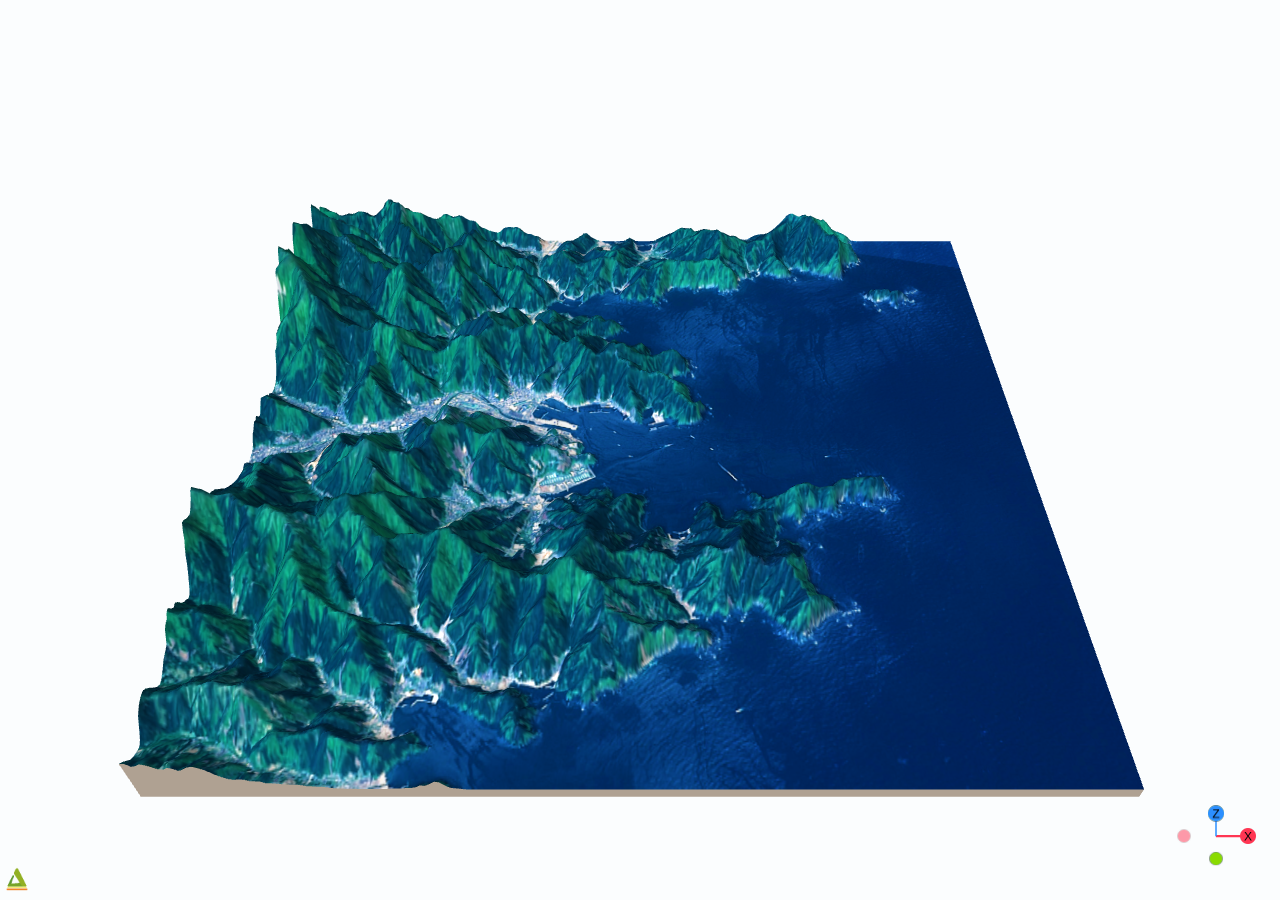
<file: nc_hyj/index.html>
<!DOCTYPE html>
<html>
<head>
<meta charset="UTF-8">
<title>sample_for_3D</title>
<meta name="viewport" content="width=device-width, user-scalable=no, minimum-scale=1.0, maximum-scale=1.0">
<link rel="stylesheet" type="text/css" href="./Qgis2threejs.css">
<script src="./threejs/three.min.js"></script>
<script src="./threejs/OrbitControls.js"></script>
<script src="./threejs/ViewHelper.js"></script>
<script src="./Qgis2threejs.js"></script>
</head>
<body>
<div id="view">
  <div id="labels"></div>
  <div id="northarrow"></div>
  <div id="navigation"></div>
</div>

<!-- popup -->
<div id="popup">
  <div id="closebtn">&times;</div>
  <div id="popupbar"></div>
  <div id="popupbody">
    <div id="popupcontent"></div>

    <!-- query result -->
    <div id="queryresult">
      <table id="qr_layername_table">
        <caption>Layer name</caption>
        <tr><td id="qr_layername"></td></tr>
      </table>

      <table id="qr_coords_table">
        <caption>Clicked coordinates</caption>
        <tr><td id="qr_coords"></td></tr>
      </table>

      <!-- camera actions -->
      <div class="action-btn action-zoom" onclick="app.cameraAction.zoomIn(); app.closePopup();">Zoom in here</div>
      <div class="action-btn action-move" onclick="app.cameraAction.move(); app.closePopup();">Move here</div>
      <div class="action-btn action-orbit" onclick="app.cameraAction.orbit(); app.closePopup();">Orbit around here</div>

      <!-- attributes -->
      <table id="qr_attrs_table">
        <caption>Attributes</caption>
      </table>
    </div>

    <!-- page info -->
    <div id="pageinfo">
      <h1>Current View URL</h1>
      <div><input id="urlbox" type="text"></div>

      <h1>Usage</h1>
      <table id="usage">
        <tr><td colspan="2" class="star">Mouse</td></tr>
        <tr><td>Left button + Move</td><td>Orbit</td></tr>
        <tr><td>Mouse Wheel</td><td>Zoom</td></tr>
        <tr><td>Right button + Move</td><td>Pan</td></tr>

        <tr><td colspan="2" class="star">Keys</td></tr>
        <tr><td>Arrow keys</td><td>Move Horizontally</td></tr>
        <tr><td>Shift + Arrow keys</td><td>Orbit</td></tr>
        <tr><td>Ctrl + Arrow keys</td><td>Rotate</td></tr>
        <tr><td>Shift + Ctrl + Up / Down</td><td>Zoom In / Out</td></tr>
        <tr><td>L</td><td>Toggle Label Visibility</td></tr>
        <tr><td>R</td><td>Start / Stop Orbit Animation</td></tr>
        <tr><td>W</td><td>Wireframe Mode</td></tr>
        <tr><td>Shift + R</td><td>Reset Camera Position</td></tr>
        <tr><td>Shift + S</td><td>Save Image</td></tr>
      </table>

      <h1>About</h1>
      <div id="about">
        This page was made with <a href="https://www.qgis.org/" target="_blank">QGIS</a> and <a href="https://github.com/minorua/Qgis2threejs" target="_blank">Qgis2threejs</a> plugin (version 2.6).
        <div>Powered by <a href="https://threejs.org/" target="_blank">three.js</a>
        <span id="lib_proj4js"> and <a href="https://trac.osgeo.org/proj4js/" target="_blank">Proj4js</a></span>.</div>
      </div>
    </div>
  </div>
</div>

<!-- progress bar -->
<div id="progress"><div id="bar"></div></div>

<!-- header and footer -->
<div id="header"></div>
<div id="footer"><span id="infobtn"><img src="./Qgis2threejs.png"></span> </div>

<script>
Q3D.Config.allVisible = true;
Q3D.Config.bgColor = 0xfbfdfe;
Q3D.Config.localMode = true;
if (typeof proj4 === "undefined") document.getElementById("lib_proj4js").style.display = "none";

var container = document.getElementById("view"),
    app = Q3D.application;

app.init(container);       // initialize viewer

// load the scene
app.loadSceneFile("./data/index/scene.js", function (scene) {
  // scene file has been loaded
  app.start();
}, function (scene) {
  // all relevant files have been loaded

});

document.getElementById("infobtn").onclick = app.showInfo;
</script>
</body>
</html>
</file>
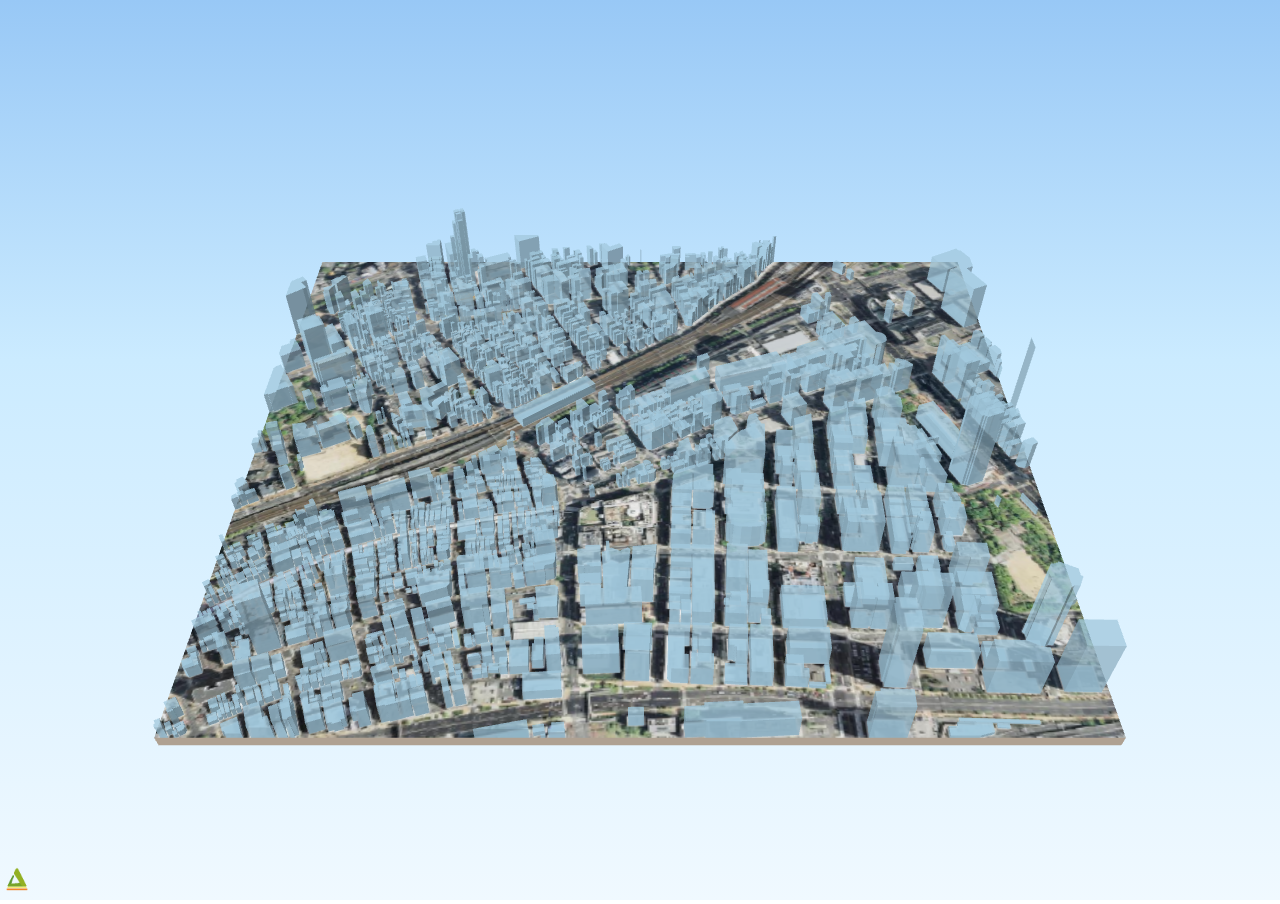
<file: qgis2threejs/index.html>
<!DOCTYPE html>
<html>
<head>
<meta charset="UTF-8">
<title>index</title>
<meta name="viewport" content="width=device-width, user-scalable=no, minimum-scale=1.0, maximum-scale=1.0">
<link rel="stylesheet" type="text/css" href="./Qgis2threejs.css">
<script src="./threejs/three.min.js"></script>
<script src="./threejs/OrbitControls.js"></script>

<script src="./Qgis2threejs.js"></script>
</head>
<body>
<div id="view">
  <div id="labels"></div>
  <div id="northarrow"></div>
</div>

<!-- popup -->
<div id="popup">
  <div id="closebtn">&times;</div>
  <div id="popupbar"></div>
  <div id="popupbody">
    <div id="popupcontent"></div>

    <!-- query result -->
    <div id="queryresult">
      <table id="qr_layername_table">
        <caption>Layer name</caption>
        <tr><td id="qr_layername"></td></tr>
      </table>

      <table id="qr_coords_table">
        <caption>Clicked coordinates</caption>
        <tr><td id="qr_coords"></td></tr>
      </table>

      <!-- camera actions -->
      <div class="action-btn action-zoom" onclick="app.cameraAction.zoomIn(); app.closePopup();">Zoom in here</div>
      <div class="action-btn action-move" onclick="app.cameraAction.move(); app.closePopup();">Move here</div>
      <div class="action-btn action-orbit" onclick="app.cameraAction.orbit(); app.closePopup();">Orbit around here</div>

      <!-- attributes -->
      <table id="qr_attrs_table">
        <caption>Attributes</caption>
      </table>
    </div>

    <!-- page info -->
    <div id="pageinfo">
      <h1>Current View URL</h1>
      <div><input id="urlbox" type="text"></div>

      <h1>Usage</h1>
      <table id="usage">
        <tr><td colspan="2" class="star">Mouse</td></tr>
        <tr><td>Left button + Move</td><td>Orbit</td></tr>
        <tr><td>Mouse Wheel</td><td>Zoom</td></tr>
        <tr><td>Right button + Move</td><td>Pan</td></tr>

        <tr><td colspan="2" class="star">Keys</td></tr>
        <tr><td>Arrow keys</td><td>Move Horizontally</td></tr>
        <tr><td>Shift + Arrow keys</td><td>Orbit</td></tr>
        <tr><td>Ctrl + Arrow keys</td><td>Rotate</td></tr>
        <tr><td>Shift + Ctrl + Up / Down</td><td>Zoom In / Out</td></tr>
        <tr><td>L</td><td>Toggle Label Visibility</td></tr>
        <tr><td>R</td><td>Start / Stop Rotate Animation (Orbiting)</td></tr>
        <tr><td>W</td><td>Wireframe Mode</td></tr>
        <tr><td>Shift + R</td><td>Reset Camera Position</td></tr>
        <tr><td>Shift + S</td><td>Save Image</td></tr>
      </table>

      <h1>About</h1>
      <div id="about">
        This page was made with <a href="https://www.qgis.org/" target="_blank">QGIS</a> and <a href="https://github.com/minorua/Qgis2threejs" target="_blank">Qgis2threejs</a> plugin.
        Dependent JavaScript libraries are
        <a href="https://threejs.org/" target="_blank">three.js</a>
        <span id="lib_proj4js"> and <a href="https://trac.osgeo.org/proj4js/" target="_blank">Proj4js</a></span>
        .
      </div>
    </div>
  </div>
</div>

<!-- progress bar -->
<div id="progress"><div id="bar"></div></div>

<!-- header and footer -->
<div id="header"></div>
<div id="footer"><span id="infobtn"><img src="./Qgis2threejs.png"></span> </div>

<script>
Q3D.Config.allVisible = true;

if (typeof proj4 === "undefined") document.getElementById("lib_proj4js").style.display = "none";

var app = Q3D.application,
    container = document.getElementById("view");

app.init(container);           // initialize application

// load the scene
app.loadSceneFile("./data/index/scene.json", function () {
  app.start();

  // North arrow inset
  if (Q3D.Config.northArrow.visible) app.buildNorthArrow(document.getElementById("northarrow"), app.scene.userData.rotation);
});

document.getElementById("infobtn").onclick = app.showInfo.bind(app);
</script>
</body>
</html>
</file>
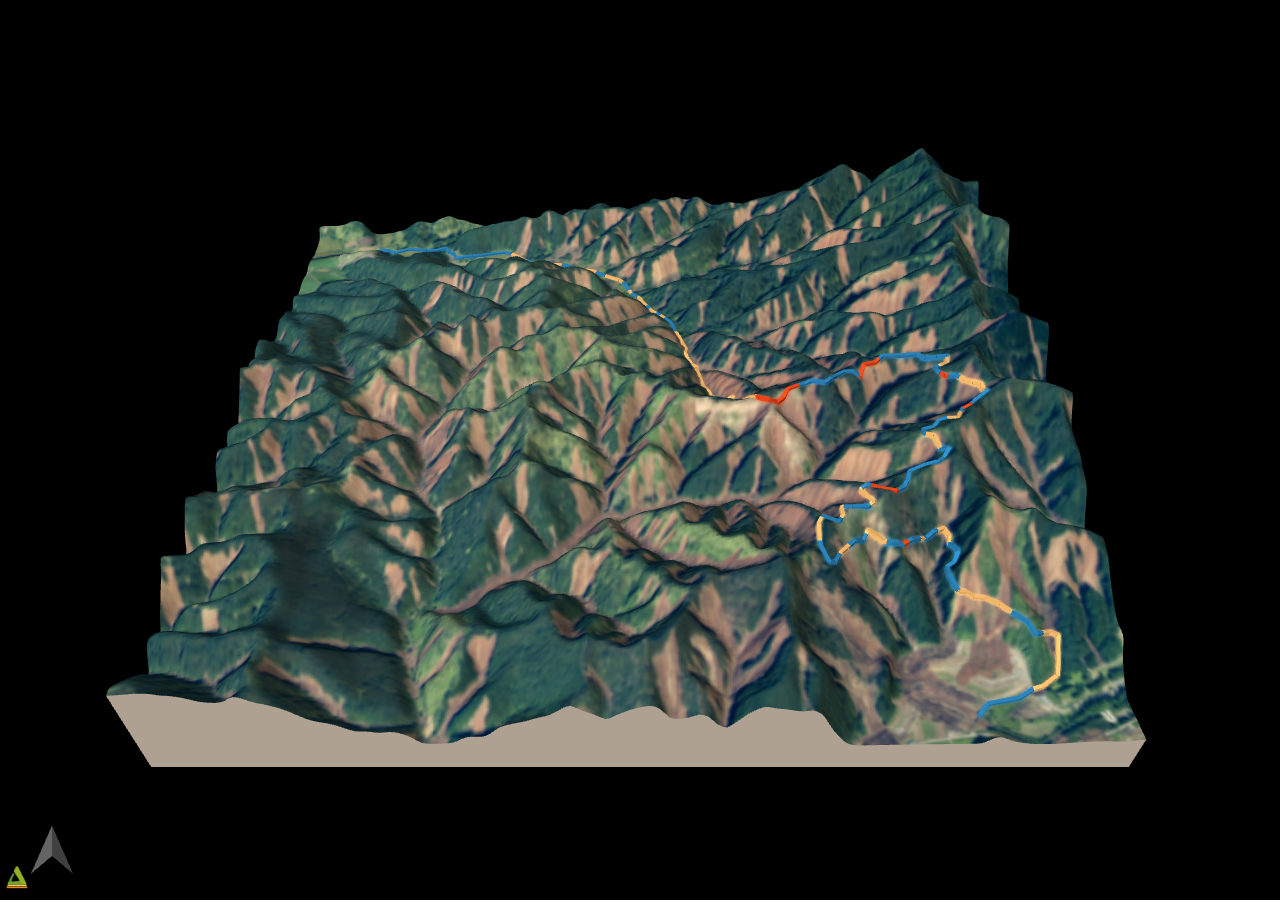
<file: test01/20200812/index.html>
<!DOCTYPE html>
<html>
<head>
<meta charset="UTF-8">
<title>atsuma</title>
<meta name="viewport" content="width=device-width, user-scalable=no, minimum-scale=1.0, maximum-scale=1.0">
<link rel="stylesheet" type="text/css" href="./Qgis2threejs.css">
<script src="./threejs/three.min.js"></script>
<script src="./threejs/OrbitControls.js"></script>
<script src="./Qgis2threejs.js"></script>
</head>
<body>
<div id="view">
  <div id="labels"></div>
  <div id="northarrow"></div>
</div>

<!-- popup -->
<div id="popup">
  <div id="closebtn">&times;</div>
  <div id="popupbar"></div>
  <div id="popupbody">
    <div id="popupcontent"></div>

    <!-- query result -->
    <div id="queryresult">
      <table id="qr_layername_table">
        <caption>Layer name</caption>
        <tr><td id="qr_layername"></td></tr>
      </table>

      <table id="qr_coords_table">
        <caption>Clicked coordinates</caption>
        <tr><td id="qr_coords"></td></tr>
      </table>

      <!-- camera actions -->
      <div class="action-btn action-zoom" onclick="app.cameraAction.zoomIn(); app.closePopup();">Zoom in here</div>
      <div class="action-btn action-move" onclick="app.cameraAction.move(); app.closePopup();">Move here</div>
      <div class="action-btn action-orbit" onclick="app.cameraAction.orbit(); app.closePopup();">Orbit around here</div>

      <!-- attributes -->
      <table id="qr_attrs_table">
        <caption>Attributes</caption>
      </table>
    </div>

    <!-- page info -->
    <div id="pageinfo">
      <h1>Current View URL</h1>
      <div><input id="urlbox" type="text"></div>

      <h1>Usage</h1>
      <table id="usage">
        <tr><td colspan="2" class="star">Mouse</td></tr>
        <tr><td>Left button + Move</td><td>Orbit</td></tr>
        <tr><td>Mouse Wheel</td><td>Zoom</td></tr>
        <tr><td>Right button + Move</td><td>Pan</td></tr>

        <tr><td colspan="2" class="star">Keys</td></tr>
        <tr><td>Arrow keys</td><td>Move Horizontally</td></tr>
        <tr><td>Shift + Arrow keys</td><td>Orbit</td></tr>
        <tr><td>Ctrl + Arrow keys</td><td>Rotate</td></tr>
        <tr><td>Shift + Ctrl + Up / Down</td><td>Zoom In / Out</td></tr>
        <tr><td>L</td><td>Toggle Label Visibility</td></tr>
        <tr><td>R</td><td>Start / Stop Rotate Animation (Orbiting)</td></tr>
        <tr><td>W</td><td>Wireframe Mode</td></tr>
        <tr><td>Shift + R</td><td>Reset Camera Position</td></tr>
        <tr><td>Shift + S</td><td>Save Image</td></tr>
      </table>

      <h1>About</h1>
      <div id="about">
        This page was made with <a href="https://www.qgis.org/" target="_blank">QGIS</a> and <a href="https://github.com/minorua/Qgis2threejs" target="_blank">Qgis2threejs</a> plugin.
        Dependent JavaScript libraries are
        <a href="https://threejs.org/" target="_blank">three.js</a>
        <span id="lib_proj4js"> and <a href="https://trac.osgeo.org/proj4js/" target="_blank">Proj4js</a></span>
        .
      </div>
    </div>
  </div>
</div>

<!-- progress bar -->
<div id="progress"><div id="bar"></div></div>

<!-- header and footer -->
<div id="header">Header　テスト</div>
<div id="footer"><span id="infobtn"><img src="./Qgis2threejs.png"></span> Footer テスト</div>

<script>
Q3D.Config.allVisible = true;
Q3D.Config.bgColor = 0x000000;
Q3D.Config.localMode = true;
Q3D.Config.northArrow.visible = true;
Q3D.Config.northArrow.color = 0x636363;
if (typeof proj4 === "undefined") document.getElementById("lib_proj4js").style.display = "none";

var app = Q3D.application,
    container = document.getElementById("view");

app.init(container);           // initialize application

// load the scene
app.loadSceneFile("./data/index/scene.js", function () {
  app.start();

  // North arrow inset
  if (Q3D.Config.northArrow.visible) app.buildNorthArrow(document.getElementById("northarrow"), app.scene.userData.rotation);
});

document.getElementById("infobtn").onclick = app.showInfo.bind(app);
</script>
</body>
</html>
</file>
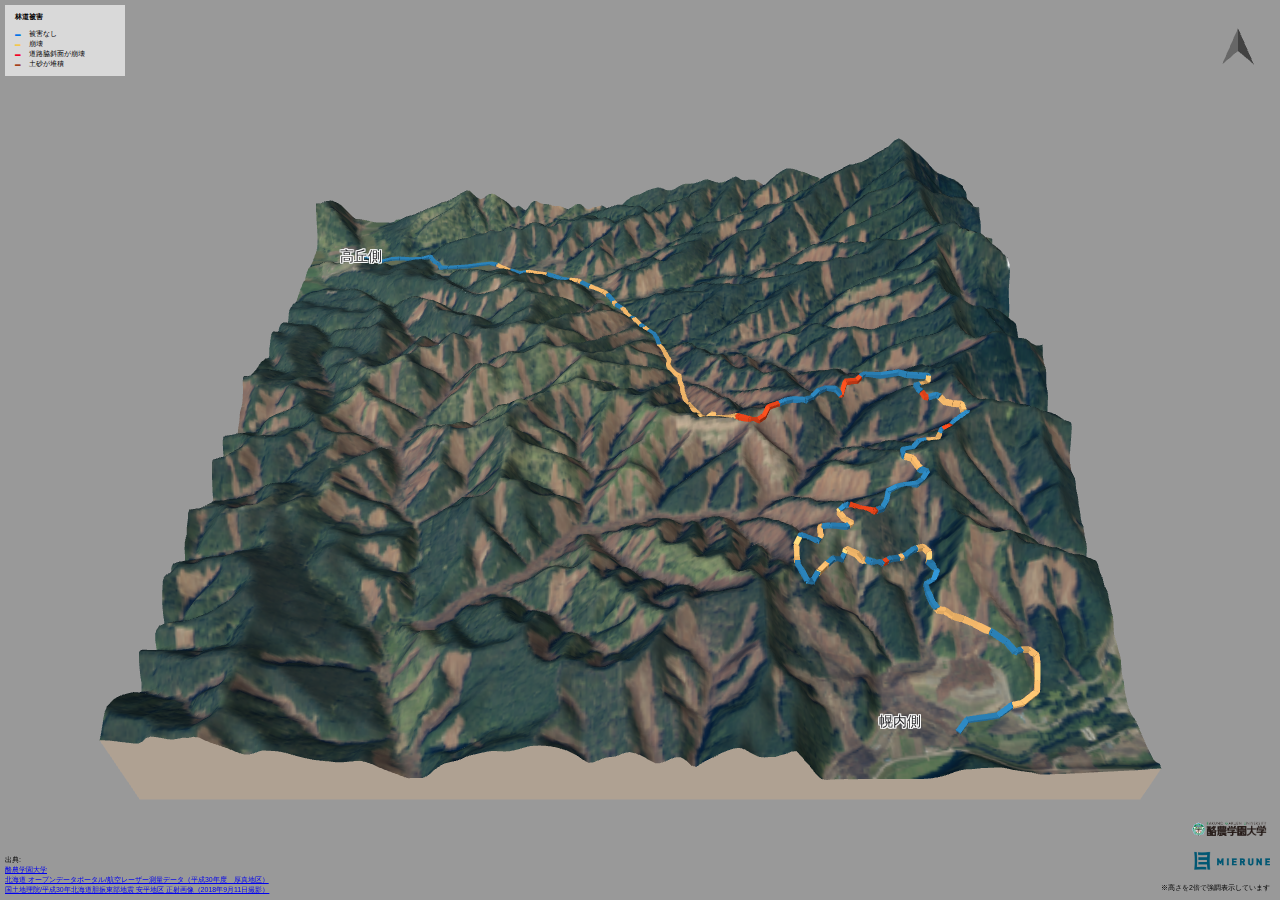
<file: test01/20200902/index.html>
<!DOCTYPE html>
<html>
<head>
<meta charset="UTF-8">
<title>atsuma</title>
<meta name="viewport" content="width=device-width, user-scalable=no, minimum-scale=1.0, maximum-scale=1.0">
<link rel="stylesheet" type="text/css" href="./Qgis2threejs.css">
<script src="./threejs/three.min.js"></script>
<script src="./threejs/OrbitControls.js"></script>
<script src="./Qgis2threejs.js"></script>
</head>
<body>
<div id="view">
  <div id="labels"></div>
  <div id="northarrow"></div>
</div>

<!-- legend -->
<div id="legend">
    <p><b>林道被害</b></p>
    <ul>
        <li class="one">被害なし</li>
        <li class="two">崩壊</li>
        <li class="three">道路脇斜面が崩壊</li>
        <li class="four">土砂が堆積</li>
    </ul>
</div>

<!-- logo -->
<div id="logo">
    <a href="https://www.rakuno.ac.jp/" target="_blank"><img src = "images/logo2.png" width="80px"/></a>
    <a href="https://mierune.co.jp/" target="_blank"><img src = "images/logo1.png" width="80px"/></a>
</div>

<div id="footer-right"><p>※高さを2倍で強調表示しています</p></div>

<!-- popup -->
<div id="popup">
  <div id="closebtn">&times;</div>
  <div id="popupbar"></div>
  <div id="popupbody">
    <div id="popupcontent"></div>

    <!-- query result -->
    <div id="queryresult">
      <table id="qr_layername_table">
        <caption>Layer name</caption>
        <tr><td id="qr_layername"></td></tr>
      </table>

      <table id="qr_coords_table">
        <caption>Clicked coordinates</caption>
        <tr><td id="qr_coords"></td></tr>
      </table>

      <!-- camera actions -->
      <div class="action-btn action-zoom" onclick="app.cameraAction.zoomIn(); app.closePopup();">Zoom in here</div>
      <div class="action-btn action-move" onclick="app.cameraAction.move(); app.closePopup();">Move here</div>
      <div class="action-btn action-orbit" onclick="app.cameraAction.orbit(); app.closePopup();">Orbit around here</div>

      <!-- attributes -->
      <table id="qr_attrs_table">
        <caption>Attributes</caption>
      </table>
    </div>

    <!-- page info -->
    <div id="pageinfo">
      <h1>Current View URL</h1>
      <div><input id="urlbox" type="text"></div>

      <h1>Usage</h1>
      <table id="usage">
        <tr><td colspan="2" class="star">Mouse</td></tr>
        <tr><td>Left button + Move</td><td>Orbit</td></tr>
        <tr><td>Mouse Wheel</td><td>Zoom</td></tr>
        <tr><td>Right button + Move</td><td>Pan</td></tr>

        <tr><td colspan="2" class="star">Keys</td></tr>
        <tr><td>Arrow keys</td><td>Move Horizontally</td></tr>
        <tr><td>Shift + Arrow keys</td><td>Orbit</td></tr>
        <tr><td>Ctrl + Arrow keys</td><td>Rotate</td></tr>
        <tr><td>Shift + Ctrl + Up / Down</td><td>Zoom In / Out</td></tr>
        <tr><td>L</td><td>Toggle Label Visibility</td></tr>
        <tr><td>R</td><td>Start / Stop Rotate Animation (Orbiting)</td></tr>
        <tr><td>W</td><td>Wireframe Mode</td></tr>
        <tr><td>Shift + R</td><td>Reset Camera Position</td></tr>
        <tr><td>Shift + S</td><td>Save Image</td></tr>
      </table>

      <h1>About</h1>
      <div id="about">
        This page was made with <a href="https://www.qgis.org/" target="_blank">QGIS</a> and <a href="https://github.com/minorua/Qgis2threejs" target="_blank">Qgis2threejs</a> plugin.
        Dependent JavaScript libraries are
        <a href="https://threejs.org/" target="_blank">three.js</a>
        <span id="lib_proj4js"> and <a href="https://trac.osgeo.org/proj4js/" target="_blank">Proj4js</a></span>
        .
      </div>
    </div>
  </div>
</div>

<!-- progress bar -->
<div id="progress"><div id="bar"></div></div>

<!-- header and footer -->
<div id="header"></div>
<div id="footer">出典: <br/>
    <a href="https://www.rakuno.ac.jp/">酪農学園大学</a><br/>
    <a href="https://www.harp.lg.jp/opendata/dataset/1401.html">北海道 オープンデータポータル/航空レーザー測量データ（平成30年度　厚真地区）</a><br/>
    <a href="https://maps.gsi.go.jp/development/ichiran.html">国土地理院/平成30年北海道胆振東部地震 安平地区 正射画像（2018年9月11日撮影）</a>
</div>

<script>
Q3D.Config.allVisible = true;
Q3D.Config.bgColor = 0x999999;
Q3D.Config.northArrow.visible = true;
Q3D.Config.northArrow.color = 0x666666;
if (typeof proj4 === "undefined") document.getElementById("lib_proj4js").style.display = "none";

var app = Q3D.application,
    container = document.getElementById("view");

app.init(container);           // initialize application

// load the scene
app.loadSceneFile("./data/index/scene.json", function () {
  app.start();

  // North arrow inset
  if (Q3D.Config.northArrow.visible) app.buildNorthArrow(document.getElementById("northarrow"), app.scene.userData.rotation);
});

//document.getElementById("infobtn").onclick = app.showInfo.bind(app);
</script>
</body>
</html>
</file>
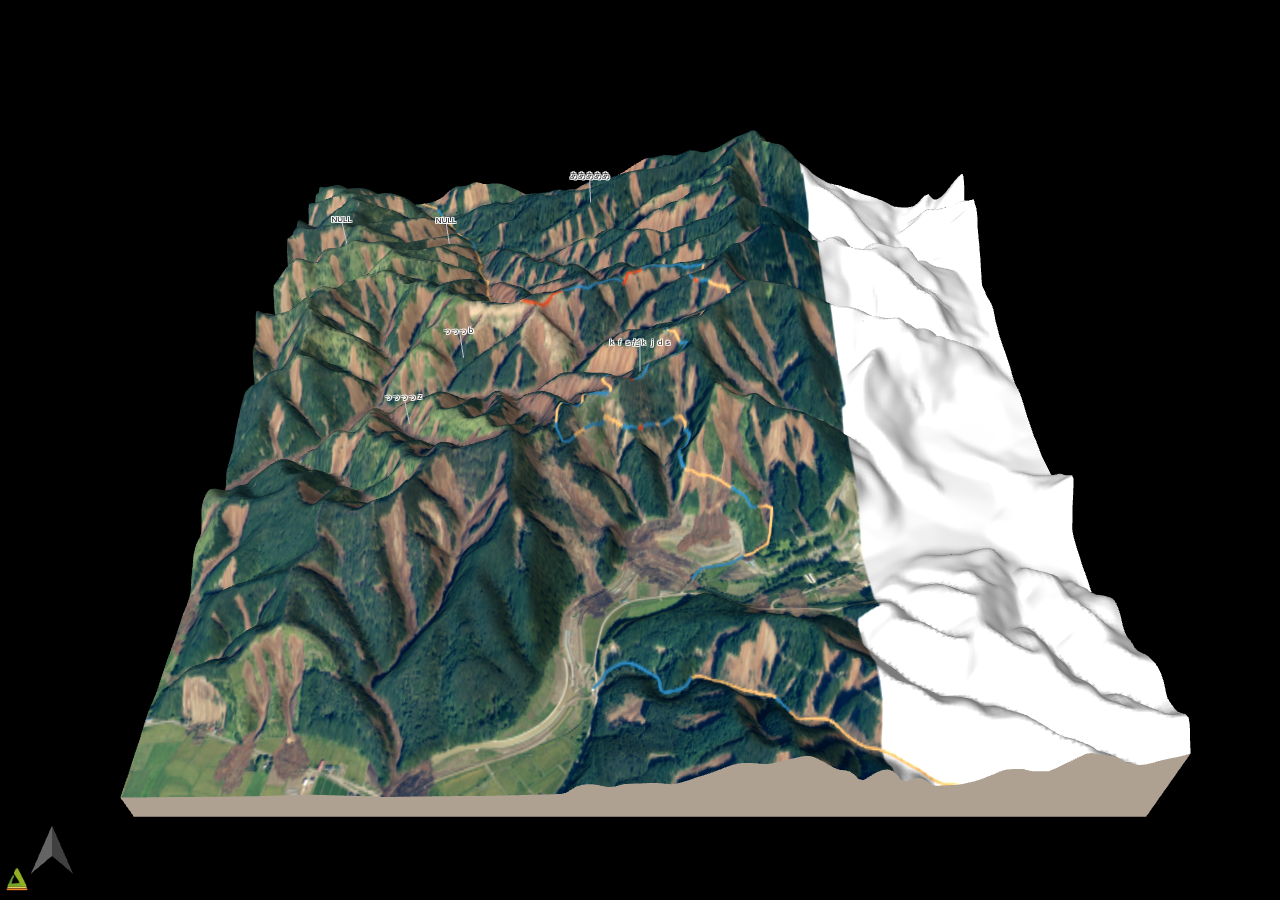
<file: test01/20200819/NULL.html>
<!DOCTYPE html>
<html>
<head>
<meta charset="UTF-8">
<title>atsuma</title>
<meta name="viewport" content="width=device-width, user-scalable=no, minimum-scale=1.0, maximum-scale=1.0">
<link rel="stylesheet" type="text/css" href="./Qgis2threejs.css">
<script src="./threejs/three.min.js"></script>
<script src="./threejs/OrbitControls.js"></script>
<script src="./Qgis2threejs.js"></script>
</head>
<body>
<div id="view">
  <div id="labels"></div>
  <div id="northarrow"></div>
</div>

<!-- popup -->
<div id="popup">
  <div id="closebtn">&times;</div>
  <div id="popupbar"></div>
  <div id="popupbody">
    <div id="popupcontent"></div>

    <!-- query result -->
    <div id="queryresult">
      <table id="qr_layername_table">
        <caption>Layer name</caption>
        <tr><td id="qr_layername"></td></tr>
      </table>

      <table id="qr_coords_table">
        <caption>Clicked coordinates</caption>
        <tr><td id="qr_coords"></td></tr>
      </table>

      <!-- camera actions -->
      <div class="action-btn action-zoom" onclick="app.cameraAction.zoomIn(); app.closePopup();">Zoom in here</div>
      <div class="action-btn action-move" onclick="app.cameraAction.move(); app.closePopup();">Move here</div>
      <div class="action-btn action-orbit" onclick="app.cameraAction.orbit(); app.closePopup();">Orbit around here</div>

      <!-- attributes -->
      <table id="qr_attrs_table">
        <caption>Attributes</caption>
      </table>
    </div>

    <!-- page info -->
    <div id="pageinfo">
      <h1>Current View URL</h1>
      <div><input id="urlbox" type="text"></div>

      <h1>Usage</h1>
      <table id="usage">
        <tr><td colspan="2" class="star">Mouse</td></tr>
        <tr><td>Left button + Move</td><td>Orbit</td></tr>
        <tr><td>Mouse Wheel</td><td>Zoom</td></tr>
        <tr><td>Right button + Move</td><td>Pan</td></tr>

        <tr><td colspan="2" class="star">Keys</td></tr>
        <tr><td>Arrow keys</td><td>Move Horizontally</td></tr>
        <tr><td>Shift + Arrow keys</td><td>Orbit</td></tr>
        <tr><td>Ctrl + Arrow keys</td><td>Rotate</td></tr>
        <tr><td>Shift + Ctrl + Up / Down</td><td>Zoom In / Out</td></tr>
        <tr><td>L</td><td>Toggle Label Visibility</td></tr>
        <tr><td>R</td><td>Start / Stop Rotate Animation (Orbiting)</td></tr>
        <tr><td>W</td><td>Wireframe Mode</td></tr>
        <tr><td>Shift + R</td><td>Reset Camera Position</td></tr>
        <tr><td>Shift + S</td><td>Save Image</td></tr>
      </table>

      <h1>About</h1>
      <div id="about">
        This page was made with <a href="https://www.qgis.org/" target="_blank">QGIS</a> and <a href="https://github.com/minorua/Qgis2threejs" target="_blank">Qgis2threejs</a> plugin.
        Dependent JavaScript libraries are
        <a href="https://threejs.org/" target="_blank">three.js</a>
        <span id="lib_proj4js"> and <a href="https://trac.osgeo.org/proj4js/" target="_blank">Proj4js</a></span>
        .
      </div>
    </div>
  </div>
</div>

<!-- progress bar -->
<div id="progress"><div id="bar"></div></div>

<!-- header and footer -->
<div id="header"></div>
<div id="footer"><span id="infobtn"><img src="./Qgis2threejs.png"></span> </div>

<script>
Q3D.Config.allVisible = true;
Q3D.Config.bgColor = 0x000000;
Q3D.Config.localMode = true;
Q3D.Config.northArrow.visible = true;
Q3D.Config.northArrow.color = 0x636363;
if (typeof proj4 === "undefined") document.getElementById("lib_proj4js").style.display = "none";

var app = Q3D.application,
    container = document.getElementById("view");

app.init(container);           // initialize application

// load the scene
app.loadSceneFile("./data/NULL/scene.json", function () {
  app.start();

  // North arrow inset
  if (Q3D.Config.northArrow.visible) app.buildNorthArrow(document.getElementById("northarrow"), app.scene.userData.rotation);
});

document.getElementById("infobtn").onclick = app.showInfo.bind(app);
</script>
</body>
</html>
</file>
<file: nc_hyj/Qgis2threejs.css>
body {
  font-family: arial, sans-serif;
  margin: 0;
  overflow: hidden;
}

#view {
  position: absolute;
  width: 100%;
  height: 100%;
}

#view.sky {
  background: -webkit-gradient(linear, left top, left bottom, from(#98c8f6), color-stop(0.4, #cbebff), to(#f0f9ff));
  background: linear-gradient(to bottom, #98c8f6 0%,#cbebff 40%,#f0f9ff 100%);
}

.hidden {
  display: none !important;
}

.clickable {
  cursor: pointer;
}

.no-events {
  pointer-events: none;
}

#labels {
}

.label {
  position: absolute;
  padding: 2px;
  text-shadow: -1px -1px #FFF, 0px -1px #FFF, 1px -1px #FFF, -1px 0px #FFF, 1px 0px #FFF, -1px 1px #FFF, 0px 1px #FFF, 1px 1px #FFF;
}

.print-label {
  /* these 2 properties are copied to canvas 2D context in renderLabels function of Qgis2threejs.js */
  color: black;
  font: normal medium sans-serif;
}

#progress {
  position: absolute;
  top: 0;
  left: 0;
  width: 100%;
  height: 5px;
}

#bar {
  width: 0;
  height: 5px;
  background-color: #2196F3;
  opacity: 1;
}

#bar.fadeout {
  opacity: 0;
  height: 0;
  transition: all .4s;
}

#header {
  position: absolute;
  left: 5px;
  top: 5px;
}

#footer {
  position: absolute;
  left: 5px;
  bottom: 5px;
}

#infobtn {
  cursor: pointer;
}

#infobtn img {
  width: 24px;
  height: 24px;
}

/* popup */
#popup {
  position: absolute;
  left: 2px;
  top: 2px;
  max-width: 480px;
  min-width: 300px;
  z-index: 9999;
  border: solid gray;
  border-width: 1px 2px 2px;
  border-radius: 3px;
  display: none;
}

#popupbar {
  background: dimgray;
  color: white;
  padding-left: 4px;
  height: 18px;
  border-radius: 3px 3px 0 0;
}

#closebtn {
  color: rgb(220, 220, 220);
  background: gray;
  border: 1px solid darkgray;
  border-radius: 4px;
  line-height: 16px;
  font-size: 16px;
  font-weight: bold;
  width: 16px;
  height: 16px;
  text-align: center;
  float: right;
  cursor: pointer;
}

#popupbody {
  background-color: white;
  padding: 2px 5px 2px;
  border-radius: 0 0 3px 3px;
  max-height: 500px;
  overflow: auto;
}

/* identify result */
#popupbody table {
  margin-top: 5px;
  margin-bottom: 3px;
  width: 100%;
}

#popupbody table caption {
  background-color: gray;
  color: white;
  font-size: small;
  padding: 1px;
  padding-left: 6px;
  text-align: left;
}

#popupbody table td {
  padding-left: 5px;
}

#qr_layername_table tr {
  background-color: #eeeeee;
}

#qr_coords_table tr {
  background-color: #eeeeee;
}

#qr_attrs_table tr:nth-child(odd) {
  background-color: #eeeeee;
}

#qr_attrs_table tr td:first-child {
  width: 40%;
}

.action-btn {
  display: inline-block;
  border: 1px solid gray;
  border-radius: 2px;
  background-color: #FBFBFB;
  cursor: pointer;
  font-size: small;
  padding: 1px;
  margin-left: 2px;
}

.action-zoom {
}

.action-move {
  display: none;
}

/* pageinfo */
#pageinfo {
  font-size: small;
}

#pageinfo h1 {
  background-color: gray;
  color: white;
  font-size: small;
  font-weight: normal;
  margin-top: 5px;
  margin-bottom: 3px;
  padding: 1px;
  padding-left: 6px;
}

#urlbox {
  width: 100%;
}

#usage, #about {
  margin-left: 5px;
}

#usage tr:nth-child(odd) {
  background-color: #eeeeee;
}

#usage td.star {
  font-weight: bold;
}

#about ul {
  margin: 5px;
  margin-left: 20px;
  padding: 0px;
}

.license {
  font-size: xx-small;
}

.download-link {
  display: block;
  border: 1px solid darkgray;
  background: lightgray;
  color: black;
  font-size: large;
  margin: 10px 50px 10px;
  padding: 8px;
  text-align: center;
  text-decoration: none;
}

/* print dialog */
.print div {
  padding: 5px;
}

.print label {
  margin-left: 5px;
}

.print input[type="text"] {
  width: 40px;
  border: 1px solid lightgray;
  background: #F6F6F6;
  margin-left: 8px;
  margin-right: 8px;
}

.print input[type="checkbox"] {
  margin-left: 15px;
}

.print input[type="submit"] {
  display: none;
}

.print .buttonbox {
  text-align: center;
  padding-top: 10px;
  padding-bottom: 10px;
}

.print .buttonbox span {
  border: 1px solid darkgray;
  background: lightgray;
  margin: 0px 5px 0px;
  padding: 5px 10px 5px;
  cursor: pointer;
}

#northarrow {
  position: absolute;
  left: 12px;
  bottom: 16px;
  width: 80px;
  height: 80px;
  z-index: 1000;
  pointer-events: none;
  display: none;
}

#navigation {
  position: absolute;
  right: 0px;
  bottom: 0px;
  width: 128px;
  height: 128px;
  z-index: 1000;
  display: none;
}
</file>
<file: qgis2threejs/Qgis2threejs.css>
body {
  font-family: arial, sans-serif;
  margin: 0;
  overflow: hidden;
}

#view {
  position: absolute;
  width: 100%;
  height: 100%;
}

#view.sky {
  background: -webkit-gradient(linear, left top, left bottom, from(#98c8f6), color-stop(0.4, #cbebff), to(#f0f9ff));
  background: linear-gradient(to bottom, #98c8f6 0%,#cbebff 40%,#f0f9ff 100%);
}

.hidden {
  display: none !important;
}

.queryable {
  cursor: pointer;
}

.no-events {
  pointer-events: none;
}

#labels {
}

.label {
  position: absolute;
  padding: 2px;
  text-shadow: -1px -1px #FFF, 0px -1px #FFF, 1px -1px #FFF, -1px 0px #FFF, 1px 0px #FFF, -1px 1px #FFF, 0px 1px #FFF, 1px 1px #FFF;
}

.print-label {
  /* these 2 properties are copied to canvas 2D context in renderLabels function of Qgis2threejs.js */
  color: black;
  font: normal medium sans-serif;
}

#progress {
  position: absolute;
  top: 0;
  left: 0;
  width: 100%;
  height: 5px;
}

#bar {
  width: 0;
  height: 5px;
  background-color: #2196F3;
  opacity: 1;
}

#bar.fadeout {
  opacity: 0;
  height: 0;
  transition: all .4s;
}

#header {
  position: absolute;
  left: 5px;
  top: 5px;
}

#footer {
  position: absolute;
  left: 5px;
  bottom: 5px;
}

#infobtn {
  cursor: pointer;
}

#infobtn img {
  width: 24px;
  height: 24px;
}

/* popup */
#popup {
  position: absolute;
  left: 2px;
  top: 2px;
  max-width: 480px;
  min-width: 300px;
  z-index: 9999;
  border: solid gray;
  border-width: 1px 2px 2px;
  border-radius: 3px;
  display: none;
}

#popupbar {
  background: dimgray;
  color: white;
  padding-left: 4px;
  height: 18px;
  border-radius: 3px 3px 0 0;
}

#closebtn {
  color: rgb(220, 220, 220);
  background: gray;
  border: 1px solid darkgray;
  border-radius: 4px;
  line-height: 16px;
  font-size: 16px;
  font-weight: bold;
  width: 16px;
  height: 16px;
  text-align: center;
  float: right;
  cursor: pointer;
}

#popupbody {
  background-color: white;
  padding: 2px 5px 2px;
  border-radius: 0 0 3px 3px;
  max-height: 500px;
  overflow: auto;
}

/* identify result */
#popupbody table {
  margin-top: 5px;
  margin-bottom: 3px;
  width: 100%;
}

#popupbody table caption {
  background-color: gray;
  color: white;
  font-size: small;
  padding: 1px;
  padding-left: 6px;
  text-align: left;
}

#popupbody table td {
  padding-left: 5px;
}

#qr_layername_table tr {
  background-color: #eeeeee;
}

#qr_coords_table tr {
  background-color: #eeeeee;
}

#qr_attrs_table tr:nth-child(odd) {
  background-color: #eeeeee;
}

#qr_attrs_table tr td:first-child {
  width: 40%;
}

.action-btn {
  display: inline-block;
  border: 1px solid gray;
  border-radius: 2px;
  background-color: #FBFBFB;
  cursor: pointer;
  font-size: small;
  padding: 1px;
  margin-left: 2px;
}

.action-zoom {
}

.action-move {
  display: none;
}

/* pageinfo */
#pageinfo {
  font-size: small;
}

#pageinfo h1 {
  background-color: gray;
  color: white;
  font-size: small;
  font-weight: normal;
  margin-top: 5px;
  margin-bottom: 3px;
  padding: 1px;
  padding-left: 6px;
}

#urlbox {
  width: 100%;
}

#usage, #about {
  margin-left: 5px;
}

#usage tr:nth-child(odd) {
  background-color: #eeeeee;
}

#usage td.star {
  font-weight: bold;
}

#about ul {
  margin: 5px;
  margin-left: 20px;
  padding: 0px;
}

.license {
  font-size: xx-small;
}

.download-link {
  display: block;
  border: 1px solid darkgray;
  background: lightgray;
  color: black;
  font-size: large;
  margin: 10px 50px 10px;
  padding: 8px;
  text-align: center;
  text-decoration: none;
}

/* print dialog */
.print div {
  padding: 5px;
}

.print label {
  margin-left: 5px;
}

.print input[type="text"] {
  width: 40px;
  border: 1px solid lightgray;
  background: #F6F6F6;
  margin-left: 8px;
  margin-right: 8px;
}

.print input[type="checkbox"] {
  margin-left: 15px;
}

.print input[type="submit"] {
  display: none;
}

.print .buttonbox {
  text-align: center;
  padding-top: 10px;
  padding-bottom: 10px;
}

.print .buttonbox span {
  border: 1px solid darkgray;
  background: lightgray;
  margin: 0px 5px 0px;
  padding: 5px 10px 5px;
  cursor: pointer;
}

#northarrow {
  position: absolute;
  left: 12px;
  bottom: 16px;
  width: 80px;
  height: 80px;
  z-index: 1000;
}
</file>
<file: test01/20200812/Qgis2threejs.css>
body {
  font-family: arial, sans-serif;
  margin: 0;
  overflow: hidden;
}

#view {
  position: absolute;
  width: 100%;
  height: 100%;
}

#view.sky {
  background: -webkit-gradient(linear, left top, left bottom, from(#98c8f6), color-stop(0.4, #cbebff), to(#f0f9ff));
  background: linear-gradient(to bottom, #98c8f6 0%,#cbebff 40%,#f0f9ff 100%);
}

.hidden {
  display: none !important;
}

.queryable {
  cursor: pointer;
}

.no-events {
  pointer-events: none;
}

#labels {
}

.label {
  position: absolute;
  padding: 2px;
  text-shadow: -1px -1px #FFF, 0px -1px #FFF, 1px -1px #FFF, -1px 0px #FFF, 1px 0px #FFF, -1px 1px #FFF, 0px 1px #FFF, 1px 1px #FFF;
}

.print-label {
  /* these 2 properties are copied to canvas 2D context in renderLabels function of Qgis2threejs.js */
  color: black;
  font: normal medium sans-serif;
}

#progress {
  position: absolute;
  top: 0;
  left: 0;
  width: 100%;
  height: 5px;
}

#bar {
  width: 0;
  height: 5px;
  background-color: #2196F3;
  opacity: 1;
}

#bar.fadeout {
  opacity: 0;
  height: 0;
  transition: all .4s;
}

#header {
  position: absolute;
  left: 5px;
  top: 5px;
}

#footer {
  position: absolute;
  left: 5px;
  bottom: 5px;
}

#infobtn {
  cursor: pointer;
}

#infobtn img {
  width: 24px;
  height: 24px;
}

/* popup */
#popup {
  position: absolute;
  left: 2px;
  top: 2px;
  max-width: 480px;
  min-width: 300px;
  z-index: 9999;
  border: solid gray;
  border-width: 1px 2px 2px;
  border-radius: 3px;
  display: none;
}

#popupbar {
  background: dimgray;
  color: white;
  padding-left: 4px;
  height: 18px;
  border-radius: 3px 3px 0 0;
}

#closebtn {
  color: rgb(220, 220, 220);
  background: gray;
  border: 1px solid darkgray;
  border-radius: 4px;
  line-height: 16px;
  font-size: 16px;
  font-weight: bold;
  width: 16px;
  height: 16px;
  text-align: center;
  float: right;
  cursor: pointer;
}

#popupbody {
  background-color: white;
  padding: 2px 5px 2px;
  border-radius: 0 0 3px 3px;
  max-height: 500px;
  overflow: auto;
}

/* identify result */
#popupbody table {
  margin-top: 5px;
  margin-bottom: 3px;
  width: 100%;
}

#popupbody table caption {
  background-color: gray;
  color: white;
  font-size: small;
  padding: 1px;
  padding-left: 6px;
  text-align: left;
}

#popupbody table td {
  padding-left: 5px;
}

#qr_layername_table tr {
  background-color: #eeeeee;
}

#qr_coords_table tr {
  background-color: #eeeeee;
}

#qr_attrs_table tr:nth-child(odd) {
  background-color: #eeeeee;
}

#qr_attrs_table tr td:first-child {
  width: 40%;
}

.action-btn {
  display: inline-block;
  border: 1px solid gray;
  border-radius: 2px;
  background-color: #FBFBFB;
  cursor: pointer;
  font-size: small;
  padding: 1px;
  margin-left: 2px;
}

.action-zoom {
}

.action-move {
  display: none;
}

/* pageinfo */
#pageinfo {
  font-size: small;
}

#pageinfo h1 {
  background-color: gray;
  color: white;
  font-size: small;
  font-weight: normal;
  margin-top: 5px;
  margin-bottom: 3px;
  padding: 1px;
  padding-left: 6px;
}

#urlbox {
  width: 100%;
}

#usage, #about {
  margin-left: 5px;
}

#usage tr:nth-child(odd) {
  background-color: #eeeeee;
}

#usage td.star {
  font-weight: bold;
}

#about ul {
  margin: 5px;
  margin-left: 20px;
  padding: 0px;
}

.license {
  font-size: xx-small;
}

.download-link {
  display: block;
  border: 1px solid darkgray;
  background: lightgray;
  color: black;
  font-size: large;
  margin: 10px 50px 10px;
  padding: 8px;
  text-align: center;
  text-decoration: none;
}

/* print dialog */
.print div {
  padding: 5px;
}

.print label {
  margin-left: 5px;
}

.print input[type="text"] {
  width: 40px;
  border: 1px solid lightgray;
  background: #F6F6F6;
  margin-left: 8px;
  margin-right: 8px;
}

.print input[type="checkbox"] {
  margin-left: 15px;
}

.print input[type="submit"] {
  display: none;
}

.print .buttonbox {
  text-align: center;
  padding-top: 10px;
  padding-bottom: 10px;
}

.print .buttonbox span {
  border: 1px solid darkgray;
  background: lightgray;
  margin: 0px 5px 0px;
  padding: 5px 10px 5px;
  cursor: pointer;
}

#northarrow {
  position: absolute;
  left: 12px;
  bottom: 16px;
  width: 80px;
  height: 80px;
  z-index: 1000;
}
</file>
<file: test01/20200902/Qgis2threejs.css>
body {
    font-family: arial, sans-serif;
    margin: 0;
    overflow: hidden;
  }
  
  #view {
    position: absolute;
    width: 100%;
    height: 100%;
  }
  
  #view.sky {
    background: -webkit-gradient(linear, left top, left bottom, from(#98c8f6), color-stop(0.4, #cbebff), to(#f0f9ff));
    background: linear-gradient(to bottom, #98c8f6 0%,#cbebff 40%,#f0f9ff 100%);
  }
  
  .hidden {
    display: none !important;
  }
  
  .queryable {
    cursor: pointer;
  }
  
  .no-events {
    pointer-events: none;
  }
  
  #labels {
      color: #28282B;
  }
  
  .label {
    position: absolute;
    padding: 2px;
    text-shadow: -1px -1px #F9F9F9, 0px -1px #F9F9F9, 1px -1px #F9F9F9, -1px 0px #F9F9F9, 1px 0px #F9F9F9, -1px 1px #F9F9F9, 0px 1px #F9F9F9, 1px 1px #F9F9F9;
  }
  
  .print-label {
    /* these 2 properties are copied to canvas 2D context in renderLabels function of Qgis2threejs.js */
    color: black;
    font: normal medium sans-serif;
  }
  
  #progress {
    position: absolute;
    top: 0;
    left: 0;
    width: 100%;
    height: 5px;
  }
  
  #bar {
    width: 0;
    height: 5px;
    background-color: #2196F3;
    opacity: 1;
  }
  
  #bar.fadeout {
    opacity: 0;
    height: 0;
    transition: all .4s;
  }
  
  #header {
    position: absolute;
    left: 5px;
    top: 5px;
  }
  
  #footer {
    position: absolute;
    left: 5px;
    bottom: 5px;
    font-size: 7px;
    max-width: 60%;
  }
  
  #infobtn {
    cursor: pointer;
  }
  
  #infobtn img {
    width: 24px;
    height: 24px;
  }
  
  /* popup */
  #popup {
    position: absolute;
    left: 2px;
    top: 2px;
    max-width: 480px;
    min-width: 300px;
    z-index: 9999;
    border: solid gray;
    border-width: 1px 2px 2px;
    border-radius: 3px;
    display: none;
  }
  
  #popupbar {
    background: dimgray;
    color: white;
    padding-left: 4px;
    height: 18px;
    border-radius: 3px 3px 0 0;
  }
  
  #closebtn {
    color: rgb(220, 220, 220);
    background: gray;
    border: 1px solid darkgray;
    border-radius: 4px;
    line-height: 16px;
    font-size: 16px;
    font-weight: bold;
    width: 16px;
    height: 16px;
    text-align: center;
    float: right;
    cursor: pointer;
  }
  
  #popupbody {
    background-color: white;
    padding: 2px 5px 2px;
    border-radius: 0 0 3px 3px;
    max-height: 500px;
    overflow: auto;
  }
  
  /* identify result */
  #popupbody table {
    margin-top: 5px;
    margin-bottom: 3px;
    width: 100%;
  }
  
  #popupbody table caption {
    background-color: gray;
    color: white;
    font-size: small;
    padding: 1px;
    padding-left: 6px;
    text-align: left;
  }
  
  #popupbody table td {
    padding-left: 5px;
  }
  
  #qr_layername_table tr {
    background-color: #eeeeee;
  }
  
  #qr_coords_table tr {
    background-color: #eeeeee;
  }
  
  #qr_attrs_table tr:nth-child(odd) {
    background-color: #eeeeee;
  }
  
  #qr_attrs_table tr td:first-child {
    width: 40%;
  }
  
  .action-btn {
    display: inline-block;
    border: 1px solid gray;
    border-radius: 2px;
    background-color: #FBFBFB;
    cursor: pointer;
    font-size: small;
    padding: 1px;
    margin-left: 2px;
  }
  
  .action-zoom {
  }
  
  .action-move {
    display: none;
  }
  
  /* pageinfo */
  #pageinfo {
    font-size: small;
  }
  
  #pageinfo h1 {
    background-color: gray;
    color: white;
    font-size: small;
    font-weight: normal;
    margin-top: 5px;
    margin-bottom: 3px;
    padding: 1px;
    padding-left: 6px;
  }
  
  #urlbox {
    width: 100%;
  }
  
  #usage, #about {
    margin-left: 5px;
  }
  
  #usage tr:nth-child(odd) {
    background-color: #eeeeee;
  }
  
  #usage td.star {
    font-weight: bold;
  }
  
  #about ul {
    margin: 5px;
    margin-left: 20px;
    padding: 0px;
  }
  
  .license {
    font-size: xx-small;
  }
  
  .download-link {
    display: block;
    border: 1px solid darkgray;
    background: lightgray;
    color: black;
    font-size: large;
    margin: 10px 50px 10px;
    padding: 8px;
    text-align: center;
    text-decoration: none;
  }
  
  /* print dialog */
  .print div {
    padding: 5px;
  }
  
  .print label {
    margin-left: 5px;
  }
  
  .print input[type="text"] {
    width: 40px;
    border: 1px solid lightgray;
    background: #F6F6F6;
    margin-left: 8px;
    margin-right: 8px;
  }
  
  .print input[type="checkbox"] {
    margin-left: 15px;
  }
  
  .print input[type="submit"] {
    display: none;
  }
  
  .print .buttonbox {
    text-align: center;
    padding-top: 10px;
    padding-bottom: 10px;
  }
  
  .print .buttonbox span {
    border: 1px solid darkgray;
    background: lightgray;
    margin: 0px 5px 0px;
    padding: 5px 10px 5px;
    cursor: pointer;
  }
  
  #northarrow {
    position: absolute;
    right: 12px;
    top: 12px;
    width: 60px;
    height: 60px;
    z-index: 1000;
  }
  
  #footer-right {
    position: absolute;
    right: 0px;
    bottom: 0px;
    padding-right: 10px;
    z-index: 9999;
    font-size: 7px;
  }

#logo {
    position: absolute;
    right: 0px;
    bottom: 25px;
    width: 80px;
    padding-right: 10px;
    z-index: 9999;
    /*background-color: #fff;*/
    font-size: 7px;
}
  
  #legend {
      position: absolute;
      left: 5px;
      top: 5px;
      width: 100px;
      padding-left: 10px;
      padding-right: 10px;
      z-index: 9999;
      background-color: #d9d9d9ff;
      font-size: 7px;
  }
  
  #title{
      position: absolute;
      left: 5px;
      top: 5px;
      width: 180px;
      padding: 3px;
      z-index: 9999;
      color: #fff;
  }

  #legend ul {
    padding-inline-start: 0;
    list-style: none;
  }

#legend li::before {
    content: '\25AC';
    font-size: 0.8em;
    padding: 0 8px 0 0;
}

#legend li.one::before {
    color:#0074e8
}
#legend li.two::before {
    color:#f4c74d;
}
#legend li.three::before {
    color:#f50126;
}
#legend li.four::before {
    color:#a5411b;
}
</file>
<file: test01/20200819/Qgis2threejs.css>
body {
  font-family: arial, sans-serif;
  margin: 0;
  overflow: hidden;
}

#view {
  position: absolute;
  width: 100%;
  height: 100%;
}

#view.sky {
  background: -webkit-gradient(linear, left top, left bottom, from(#98c8f6), color-stop(0.4, #cbebff), to(#f0f9ff));
  background: linear-gradient(to bottom, #98c8f6 0%,#cbebff 40%,#f0f9ff 100%);
}

.hidden {
  display: none !important;
}

.queryable {
  cursor: pointer;
}

.no-events {
  pointer-events: none;
}

#labels {
}

.label {
  position: absolute;
  padding: 2px;
  text-shadow: -1px -1px #FFF, 0px -1px #FFF, 1px -1px #FFF, -1px 0px #FFF, 1px 0px #FFF, -1px 1px #FFF, 0px 1px #FFF, 1px 1px #FFF;
}

.print-label {
  /* these 2 properties are copied to canvas 2D context in renderLabels function of Qgis2threejs.js */
  color: black;
  font: normal medium sans-serif;
}

#progress {
  position: absolute;
  top: 0;
  left: 0;
  width: 100%;
  height: 5px;
}

#bar {
  width: 0;
  height: 5px;
  background-color: #2196F3;
  opacity: 1;
}

#bar.fadeout {
  opacity: 0;
  height: 0;
  transition: all .4s;
}

#header {
  position: absolute;
  left: 5px;
  top: 5px;
}

#footer {
  position: absolute;
  left: 5px;
  bottom: 5px;
}

#infobtn {
  cursor: pointer;
}

#infobtn img {
  width: 24px;
  height: 24px;
}

/* popup */
#popup {
  position: absolute;
  left: 2px;
  top: 2px;
  max-width: 480px;
  min-width: 300px;
  z-index: 9999;
  border: solid gray;
  border-width: 1px 2px 2px;
  border-radius: 3px;
  display: none;
}

#popupbar {
  background: dimgray;
  color: white;
  padding-left: 4px;
  height: 18px;
  border-radius: 3px 3px 0 0;
}

#closebtn {
  color: rgb(220, 220, 220);
  background: gray;
  border: 1px solid darkgray;
  border-radius: 4px;
  line-height: 16px;
  font-size: 16px;
  font-weight: bold;
  width: 16px;
  height: 16px;
  text-align: center;
  float: right;
  cursor: pointer;
}

#popupbody {
  background-color: white;
  padding: 2px 5px 2px;
  border-radius: 0 0 3px 3px;
  max-height: 500px;
  overflow: auto;
}

/* identify result */
#popupbody table {
  margin-top: 5px;
  margin-bottom: 3px;
  width: 100%;
}

#popupbody table caption {
  background-color: gray;
  color: white;
  font-size: small;
  padding: 1px;
  padding-left: 6px;
  text-align: left;
}

#popupbody table td {
  padding-left: 5px;
}

#qr_layername_table tr {
  background-color: #eeeeee;
}

#qr_coords_table tr {
  background-color: #eeeeee;
}

#qr_attrs_table tr:nth-child(odd) {
  background-color: #eeeeee;
}

#qr_attrs_table tr td:first-child {
  width: 40%;
}

.action-btn {
  display: inline-block;
  border: 1px solid gray;
  border-radius: 2px;
  background-color: #FBFBFB;
  cursor: pointer;
  font-size: small;
  padding: 1px;
  margin-left: 2px;
}

.action-zoom {
}

.action-move {
  display: none;
}

/* pageinfo */
#pageinfo {
  font-size: small;
}

#pageinfo h1 {
  background-color: gray;
  color: white;
  font-size: small;
  font-weight: normal;
  margin-top: 5px;
  margin-bottom: 3px;
  padding: 1px;
  padding-left: 6px;
}

#urlbox {
  width: 100%;
}

#usage, #about {
  margin-left: 5px;
}

#usage tr:nth-child(odd) {
  background-color: #eeeeee;
}

#usage td.star {
  font-weight: bold;
}

#about ul {
  margin: 5px;
  margin-left: 20px;
  padding: 0px;
}

.license {
  font-size: xx-small;
}

.download-link {
  display: block;
  border: 1px solid darkgray;
  background: lightgray;
  color: black;
  font-size: large;
  margin: 10px 50px 10px;
  padding: 8px;
  text-align: center;
  text-decoration: none;
}

/* print dialog */
.print div {
  padding: 5px;
}

.print label {
  margin-left: 5px;
}

.print input[type="text"] {
  width: 40px;
  border: 1px solid lightgray;
  background: #F6F6F6;
  margin-left: 8px;
  margin-right: 8px;
}

.print input[type="checkbox"] {
  margin-left: 15px;
}

.print input[type="submit"] {
  display: none;
}

.print .buttonbox {
  text-align: center;
  padding-top: 10px;
  padding-bottom: 10px;
}

.print .buttonbox span {
  border: 1px solid darkgray;
  background: lightgray;
  margin: 0px 5px 0px;
  padding: 5px 10px 5px;
  cursor: pointer;
}

#northarrow {
  position: absolute;
  left: 12px;
  bottom: 16px;
  width: 80px;
  height: 80px;
  z-index: 1000;
}
</file>
